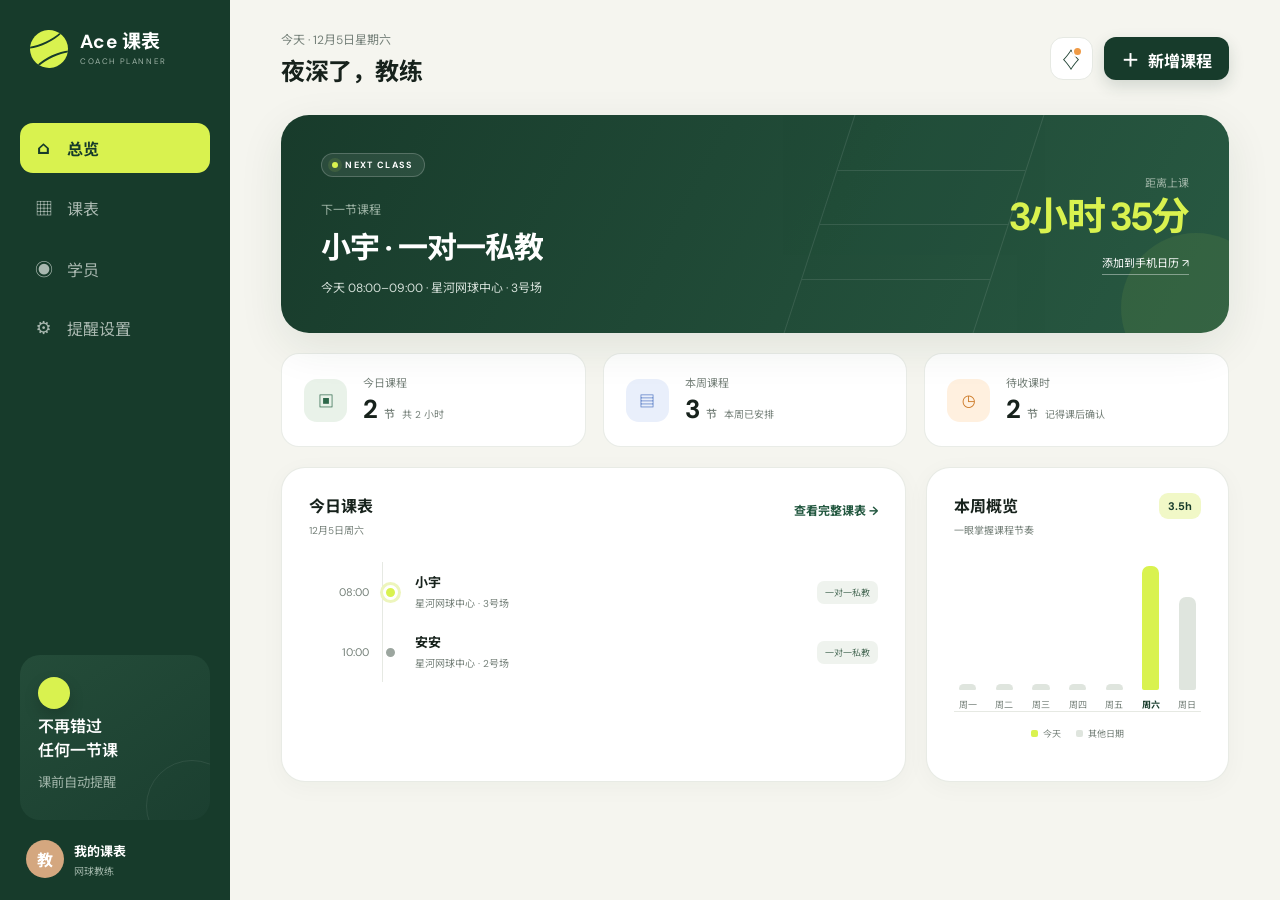
<file: index.html>
<!doctype html>
<html lang="zh-CN">
<head>
  <meta charset="utf-8">
  <meta name="viewport" content="width=device-width, initial-scale=1, viewport-fit=cover">
  <meta name="theme-color" content="#183b2b">
  <meta name="description" content="专为网球教练设计的排课、冲突检查与手机日历提醒工具。">
  <title>Ace 课表｜网球教练排课助手</title>
  <link rel="manifest" href="manifest.webmanifest">
  <link rel="icon" href="icon.svg" type="image/svg+xml">
  <link rel="preconnect" href="https://fonts.googleapis.com">
  <link rel="preconnect" href="https://fonts.gstatic.com" crossorigin>
  <link href="https://fonts.googleapis.com/css2?family=DM+Sans:wght@400;500;600;700&family=Noto+Sans+SC:wght@400;500;600;700&display=swap" rel="stylesheet">
  <link rel="stylesheet" href="styles.css">
</head>
<body>
  <div class="app-shell">
    <aside class="sidebar" aria-label="主导航">
      <a class="brand" href="#" data-view-link="dashboard" aria-label="Ace 课表首页">
        <span class="brand-mark" aria-hidden="true"></span>
        <span class="brand-copy"><strong>Ace 课表</strong><small>COACH PLANNER</small></span>
      </a>
      <nav class="side-nav">
        <button class="nav-item active" data-view-link="dashboard"><span class="nav-icon">⌂</span><span>总览</span></button>
        <button class="nav-item" data-view-link="schedule"><span class="nav-icon">▦</span><span>课表</span></button>
        <button class="nav-item" data-view-link="students"><span class="nav-icon">◉</span><span>学员</span></button>
        <button class="nav-item" data-view-link="settings"><span class="nav-icon">⚙</span><span>提醒设置</span></button>
      </nav>
      <div class="sidebar-tip">
        <span class="tip-ball" aria-hidden="true"></span>
        <p>不再错过<br>任何一节课</p>
        <small>课前自动提醒</small>
      </div>
      <button class="profile-button" id="profileButton" type="button">
        <span class="avatar">教</span>
        <span><strong id="coachNameSide">我的课表</strong><small>网球教练</small></span>
      </button>
    </aside>

    <main class="main-content">
      <header class="topbar">
        <div>
          <p class="eyebrow" id="todayLabel">今天</p>
          <h1 id="pageTitle">早上好，教练</h1>
        </div>
        <div class="topbar-actions">
          <button class="icon-button" id="notificationButton" type="button" aria-label="开启浏览器提醒" title="开启浏览器提醒">♢<span class="notify-dot"></span></button>
          <button class="primary-button" id="openAddCourse" type="button"><span>＋</span> 新增课程</button>
        </div>
      </header>

      <section class="view active" id="dashboardView" data-view="dashboard">
        <div class="next-class-card" id="nextClassCard">
          <div class="next-copy">
            <span class="live-pill"><i></i> NEXT CLASS</span>
            <p>下一节课程</p>
            <h2 id="nextStudent">今天没有课程</h2>
            <div class="next-meta" id="nextMeta">可以休息一下，或提前安排下一节课。</div>
          </div>
          <div class="countdown-wrap">
            <span>距离上课</span>
            <strong id="countdown">—</strong>
            <button class="calendar-link" id="nextCalendarButton" type="button" disabled>添加到手机日历 ↗</button>
          </div>
          <div class="court-lines" aria-hidden="true"><span></span><span></span><span></span></div>
          <div class="tennis-ball" aria-hidden="true"></div>
        </div>

        <div class="stats-grid">
          <article class="stat-card"><span class="stat-icon green">▣</span><div><small>今日课程</small><strong id="todayCount">0 <em>节</em></strong><p id="todayHours">共 0 小时</p></div></article>
          <article class="stat-card"><span class="stat-icon blue">▤</span><div><small>本周课程</small><strong id="weekCount">0 <em>节</em></strong><p id="weekTrend">待安排</p></div></article>
          <article class="stat-card"><span class="stat-icon orange">◷</span><div><small>待收课时</small><strong id="unpaidCount">0 <em>节</em></strong><p>记得课后确认</p></div></article>
        </div>

        <div class="dashboard-grid">
          <section class="panel timeline-panel">
            <div class="panel-header">
              <div><h3>今日课表</h3><p id="todayScheduleDate"></p></div>
              <button class="text-button" data-view-link="schedule">查看完整课表 →</button>
            </div>
            <div class="timeline" id="todayTimeline"></div>
          </section>
          <section class="panel week-panel">
            <div class="panel-header"><div><h3>本周概览</h3><p>一眼掌握课程节奏</p></div><span class="week-total" id="weekTotalHours">0h</span></div>
            <div class="week-bars" id="weekBars"></div>
            <div class="week-legend"><span><i class="legend-today"></i>今天</span><span><i></i>其他日期</span></div>
          </section>
        </div>
      </section>

      <section class="view" id="scheduleView" data-view="schedule">
        <div class="view-heading">
          <div><p class="section-kicker">SCHEDULE</p><h2>课程安排</h2><p>按日期查看、调整并同步你的课程。</p></div>
          <div class="heading-actions"><button class="secondary-button" id="exportAllButton">⇩ 导出全部到日历</button><button class="primary-button add-course-secondary">＋ 新增课程</button></div>
        </div>
        <div class="schedule-toolbar">
          <div class="segmented" role="tablist"><button class="active" data-schedule-filter="upcoming">即将开始</button><button data-schedule-filter="all">全部课程</button><button data-schedule-filter="past">已结束</button></div>
          <label class="search-box"><span>⌕</span><input id="courseSearch" type="search" placeholder="搜索学员、场地…"></label>
        </div>
        <div class="course-list" id="courseList"></div>
      </section>

      <section class="view" id="studentsView" data-view="students">
        <div class="view-heading">
          <div><p class="section-kicker">STUDENTS</p><h2>我的学员</h2><p>从课程记录自动整理，无需重复录入。</p></div>
          <button class="primary-button add-course-secondary">＋ 为学员排课</button>
        </div>
        <div class="student-grid" id="studentGrid"></div>
      </section>

      <section class="view" id="settingsView" data-view="settings">
        <div class="view-heading"><div><p class="section-kicker">REMINDERS</p><h2>提醒与偏好</h2><p>设置默认提醒，让手机替你记住每一节课。</p></div></div>
        <div class="settings-grid">
          <section class="panel settings-panel">
            <div class="setting-row"><div><span class="setting-icon">⏰</span><span><strong>默认提醒时间</strong><small>新课程会自动使用此设置</small></span></div><select id="defaultReminder"><option value="30">课前 30 分钟</option><option value="60">课前 1 小时</option><option value="120">课前 2 小时</option><option value="180">课前 3 小时</option><option value="1440">提前 1 天</option></select></div>
            <div class="setting-row"><div><span class="setting-icon">◉</span><span><strong>浏览器提醒</strong><small>页面打开时提供额外提醒</small></span></div><button class="secondary-button" id="enableNotifications">开启</button></div>
            <div class="setting-row"><div><span class="setting-icon">▣</span><span><strong>手机日历提醒</strong><small>导出的课程会带系统提醒</small></span></div><span class="status-badge success">已支持</span></div>
          </section>
          <section class="panel settings-panel">
            <div class="panel-header"><div><h3>教练资料</h3><p>用于课程标题和日历备注</p></div></div>
            <label class="field"><span>称呼</span><input id="coachName" type="text" placeholder="例如：王教练"></label>
            <label class="field"><span>联系电话</span><input id="coachPhone" type="tel" placeholder="选填"></label>
            <button class="primary-button" id="saveSettings">保存设置</button>
          </section>
          <section class="panel data-panel">
            <div><h3>数据管理</h3><p>课程只保存在当前设备浏览器。建议定期导出日历备份。</p></div>
            <button class="danger-button" id="clearDataButton">清空全部课程</button>
          </section>
        </div>
      </section>
    </main>

    <nav class="mobile-nav" aria-label="手机导航">
      <button class="active" data-view-link="dashboard"><span>⌂</span>总览</button>
      <button data-view-link="schedule"><span>▦</span>课表</button>
      <button class="mobile-add add-course-secondary" aria-label="新增课程">＋</button>
      <button data-view-link="students"><span>◉</span>学员</button>
      <button data-view-link="settings"><span>⚙</span>设置</button>
    </nav>
  </div>

  <dialog class="course-dialog" id="courseDialog">
    <form id="courseForm">
      <div class="dialog-header">
        <div><p class="section-kicker">NEW SESSION</p><h2 id="dialogTitle">新增课程</h2></div>
        <button class="close-button" aria-label="关闭" type="button" id="closeDialog">×</button>
      </div>
      <input type="hidden" id="courseId">
      <div class="form-grid">
        <label class="field full"><span>学员姓名 *</span><input id="studentName" required autocomplete="off" placeholder="例如：小宇"></label>
        <label class="field"><span>上课日期 *</span><input id="courseDate" type="date" required></label>
        <label class="field"><span>课程类型</span><select id="courseType"><option>一对一私教</option><option>双人课</option><option>小班课</option><option>体能训练</option><option>试课</option></select></label>
        <label class="field"><span>开始时间 *</span><input id="startTime" type="time" required></label>
        <label class="field"><span>结束时间 *</span><input id="endTime" type="time" required></label>
        <label class="field full"><span>上课场地 *</span><input id="location" required placeholder="例如：星河网球中心 · 3号场"></label>
        <label class="field"><span>提醒时间</span><select id="reminderMinutes"><option value="30">课前 30 分钟</option><option value="60">课前 1 小时</option><option value="120">课前 2 小时</option><option value="180">课前 3 小时</option><option value="1440">提前 1 天</option></select></label>
        <label class="field"><span>重复排课</span><select id="repeatWeeks"><option value="0">仅本次</option><option value="3">每周重复，共 4 次</option><option value="7">每周重复，共 8 次</option><option value="11">每周重复，共 12 次</option></select></label>
        <label class="check-field"><input id="isPaid" type="checkbox"><span>本节课已收课时</span></label>
        <label class="field full"><span>备注</span><textarea id="notes" rows="3" placeholder="训练重点、学员情况等（选填）"></textarea></label>
      </div>
      <div class="conflict-alert" id="conflictAlert" role="alert" hidden><strong>时间有冲突</strong><span id="conflictText"></span></div>
      <div class="dialog-actions"><button class="secondary-button" type="button" id="cancelDialog">取消</button><button class="primary-button" type="submit">保存课程</button></div>
    </form>
  </dialog>

  <div class="confirm-layer" id="confirmLayer" hidden>
    <div class="confirm-box" role="alertdialog" aria-modal="true" aria-labelledby="confirmTitle"><span class="confirm-icon">!</span><h3 id="confirmTitle">确认操作</h3><p id="confirmMessage"></p><div><button class="secondary-button" id="confirmCancel">取消</button><button class="danger-button" id="confirmOk">确认</button></div></div>
  </div>
  <div class="toast" id="toast" role="status" aria-live="polite"><span>✓</span><p></p></div>
  <script src="app.js"></script>
</body>
</html>
</file>
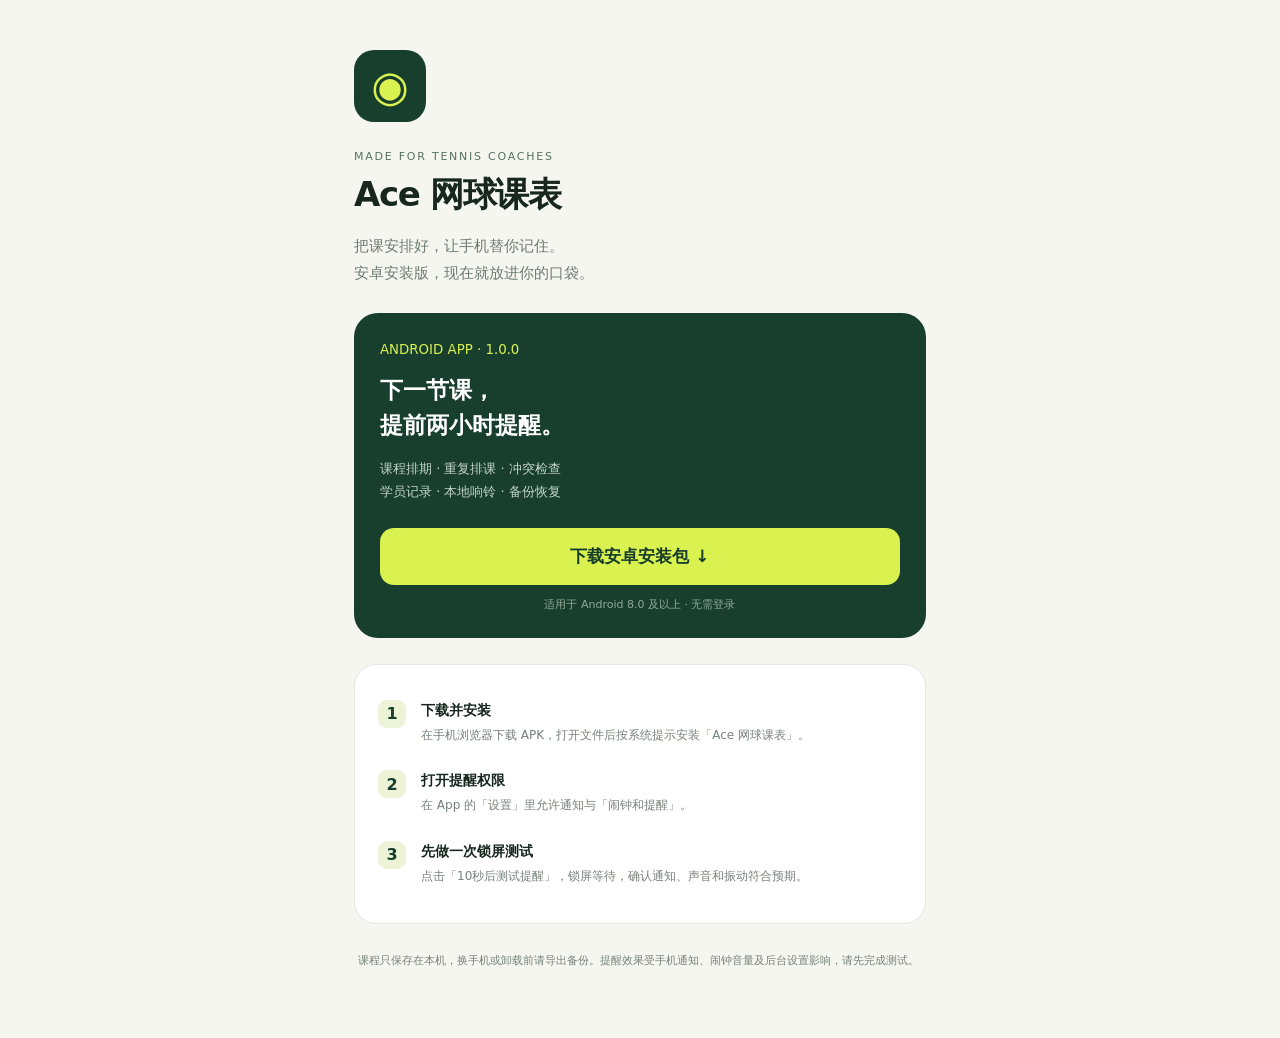
<file: download.html>
<!doctype html>
<html lang="zh-CN">
<head>
  <meta charset="utf-8">
  <meta name="viewport" content="width=device-width,initial-scale=1">
  <meta name="theme-color" content="#183f2d">
  <title>Ace 网球课表 · 安卓安装版</title>
  <style>
    *{box-sizing:border-box}body{margin:0;background:#f5f6f0;color:#17271d;font-family:system-ui,"Noto Sans SC",sans-serif}
    main{max-width:620px;margin:auto;padding:50px 24px 40px}.logo{width:72px;height:72px;border-radius:20px;display:grid;place-items:center;background:#183f2d;color:#d9f24f;font-size:43px}
    .tag{display:inline-block;margin-top:28px;font-size:11px;letter-spacing:.16em;color:#56745e}h1{font-size:34px;letter-spacing:-.04em;margin:8px 0 10px}
    .lead{color:#6d7b71;line-height:1.8;font-size:15px}.hero{margin:26px 0;border-radius:24px;padding:26px;background:#183f2d;color:white}
    .hero small{color:#d9f24f}.hero h2{font-size:23px;line-height:1.5;margin:15px 0}.hero p{color:#c2d3c8;font-size:13px;line-height:1.8}
    .download{display:block;background:#d9f24f;color:#173b2b;text-decoration:none;font-size:17px;font-weight:700;padding:17px;border-radius:14px;text-align:center;margin-top:24px}
    .meta{text-align:center;font-size:11px;color:#93aa9b;margin-top:12px}.steps{border:1px solid #e5e9df;background:white;border-radius:22px;padding:23px}
    .step{display:flex;gap:15px;padding:12px 0}.n{flex:0 0 28px;height:28px;display:grid;place-items:center;border-radius:9px;background:#edf3d7;color:#183f2d;font-weight:700}
    .step strong{font-size:14px}.step p{font-size:12px;color:#768279;line-height:1.8;margin:5px 0 0}.foot{font-size:11px;color:#768279;line-height:1.9;padding:16px 4px}
  </style>
</head>
<body>
<main>
  <div class="logo" aria-hidden="true">◉</div>
  <span class="tag">MADE FOR TENNIS COACHES</span>
  <h1>Ace 网球课表</h1>
  <p class="lead">把课安排好，让手机替你记住。<br>安卓安装版，现在就放进你的口袋。</p>
  <section class="hero">
    <small>ANDROID APP · 1.0.0</small>
    <h2>下一节课，<br>提前两小时提醒。</h2>
    <p>课程排期 · 重复排课 · 冲突检查<br>学员记录 · 本地响铃 · 备份恢复</p>
    <a class="download" href="downloads/Ace-Coach-1.0.0.apk?v=e38da1fe" download>下载安卓安装包 ↓</a>
    <div class="meta">适用于 Android 8.0 及以上 · 无需登录</div>
  </section>
  <section class="steps">
    <div class="step"><span class="n">1</span><div><strong>下载并安装</strong><p>在手机浏览器下载 APK，打开文件后按系统提示安装「Ace 网球课表」。</p></div></div>
    <div class="step"><span class="n">2</span><div><strong>打开提醒权限</strong><p>在 App 的「设置」里允许通知与「闹钟和提醒」。</p></div></div>
    <div class="step"><span class="n">3</span><div><strong>先做一次锁屏测试</strong><p>点击「10秒后测试提醒」，锁屏等待，确认通知、声音和振动符合预期。</p></div></div>
  </section>
  <p class="foot">课程只保存在本机，换手机或卸载前请导出备份。提醒效果受手机通知、闹钟音量及后台设置影响，请先完成测试。</p>
</main>
</body>
</html>
</file>
<file: styles.css>
:root {
  --ink:#17221c; --muted:#758079; --forest:#173b2b; --forest-2:#235840;
  --lime:#d9f24f; --lime-soft:#f1f8c7; --cream:#f5f5ef; --white:#fff;
  --line:#e6e9e3; --orange:#ef9a45; --red:#d45d53;
  --shadow:0 14px 45px rgba(25,53,38,.09); --radius:24px;
}
*{box-sizing:border-box} html{color-scheme:light}
body{margin:0;min-height:100vh;background:var(--cream);color:var(--ink);font-family:"DM Sans","Noto Sans SC",system-ui,sans-serif}
button,input,select,textarea{font:inherit} button{cursor:pointer}
button:focus-visible,input:focus-visible,select:focus-visible,textarea:focus-visible{outline:3px solid rgba(217,242,79,.75);outline-offset:2px}
.app-shell{min-height:100vh}
.sidebar{position:fixed;inset:0 auto 0 0;width:230px;background:var(--forest);color:#fff;padding:30px 20px 22px;display:flex;flex-direction:column;z-index:20}
.brand{display:flex;align-items:center;gap:12px;color:inherit;text-decoration:none;padding:0 10px}
.brand-mark{width:38px;height:38px;border-radius:50%;background:var(--lime);display:grid;place-items:center;transform:rotate(-25deg);overflow:hidden;position:relative}
.brand-mark:before,.brand-mark:after{content:"";position:absolute;width:46px;height:15px;border:2px solid var(--forest);border-radius:50%}
.brand-mark:before{transform:translateY(-16px)}.brand-mark:after{transform:translateY(16px)}
.brand-copy{display:flex;flex-direction:column;line-height:1.05}.brand-copy strong{font-size:19px;letter-spacing:.02em}.brand-copy small{margin-top:5px;color:#9eb3a7;font-size:8px;letter-spacing:.2em}
.side-nav{display:grid;gap:8px;margin-top:55px}.nav-item{border:0;background:transparent;color:#a9b8b0;border-radius:13px;padding:13px 14px;display:flex;align-items:center;gap:14px;text-align:left;transition:.2s}.nav-item:hover{background:rgba(255,255,255,.06);color:white}.nav-item.active{background:var(--lime);color:var(--forest);font-weight:700}.nav-icon{width:19px;text-align:center;font-size:18px}
.sidebar-tip{margin-top:auto;min-height:165px;border-radius:20px;background:linear-gradient(145deg,#244c39,#1b3f30);padding:22px 18px;position:relative;overflow:hidden}.sidebar-tip:after{content:"";position:absolute;width:90px;height:90px;border:1px solid rgba(255,255,255,.08);border-radius:50%;right:-28px;bottom:-32px}.sidebar-tip p{margin:38px 0 8px;font-weight:600;line-height:1.5}.sidebar-tip small{color:#9eb3a7}.tip-ball{position:absolute;width:32px;height:32px;border-radius:50%;background:var(--lime);box-shadow:0 7px 15px rgba(0,0,0,.17)}
.profile-button{border:0;background:transparent;color:white;display:flex;align-items:center;gap:10px;padding:20px 6px 0;text-align:left}.avatar{width:38px;height:38px;border-radius:50%;display:grid;place-items:center;background:#d4a77f;font-weight:700}.profile-button span:last-child{display:flex;flex-direction:column}.profile-button strong{font-size:13px}.profile-button small{font-size:10px;color:#9eb3a7;margin-top:3px}
.main-content{margin-left:230px;min-height:100vh;padding:30px clamp(24px,4vw,64px) 55px}.topbar{display:flex;align-items:center;justify-content:space-between;gap:20px;margin-bottom:28px}.eyebrow{color:var(--muted);margin:0 0 4px;font-size:12px}.topbar h1{font-size:24px;margin:0;letter-spacing:-.02em}.topbar-actions,.heading-actions{display:flex;gap:11px;align-items:center}
.icon-button{width:43px;height:43px;border:1px solid var(--line);border-radius:13px;background:white;font-size:22px;color:var(--forest);position:relative}.notify-dot{position:absolute;width:7px;height:7px;background:var(--orange);border-radius:50%;right:9px;top:8px;border:2px solid white;box-sizing:content-box}
.primary-button,.secondary-button,.danger-button{border:0;border-radius:12px;min-height:43px;padding:0 17px;font-weight:700;transition:.18s}.primary-button{color:white;background:var(--forest);box-shadow:0 6px 16px rgba(23,59,43,.16)}.primary-button:hover{background:var(--forest-2);transform:translateY(-1px)}.primary-button span{font-size:19px;margin-right:4px}.secondary-button{background:white;color:var(--forest);border:1px solid var(--line)}.secondary-button:hover{border-color:#bdc8bf;background:#fbfcf8}.danger-button{background:#fff0ee;color:#a83f37;border:1px solid #f4cfca}.text-button{border:0;background:transparent;color:var(--forest-2);font-weight:700;font-size:12px;padding:8px 0}
.view{display:none;animation:fade-in .25s ease}.view.active{display:block}@keyframes fade-in{from{opacity:0;transform:translateY(5px)}}
.next-class-card{min-height:218px;background:linear-gradient(117deg,#183b2b,#285942);color:white;border-radius:28px;box-shadow:var(--shadow);padding:34px 40px;display:flex;align-items:center;justify-content:space-between;gap:40px;position:relative;overflow:hidden}.next-copy{position:relative;z-index:2;min-width:0}.live-pill{display:inline-flex;align-items:center;gap:7px;border:1px solid rgba(255,255,255,.2);background:rgba(255,255,255,.08);border-radius:99px;padding:5px 10px;font-size:9px;font-weight:700;letter-spacing:.15em}.live-pill i{width:6px;height:6px;border-radius:50%;background:var(--lime);box-shadow:0 0 0 4px rgba(217,242,79,.1)}.next-copy p{color:#9db3a5;font-size:12px;margin:23px 0 5px}.next-copy h2{margin:0;font-size:30px;letter-spacing:-.03em;white-space:nowrap;overflow:hidden;text-overflow:ellipsis}.next-meta{color:#d6e1da;font-size:12px;margin-top:11px}
.countdown-wrap{position:relative;z-index:2;min-width:190px;text-align:right;display:flex;flex-direction:column;align-items:flex-end}.countdown-wrap>span{font-size:11px;color:#9db3a5}.countdown-wrap strong{font-size:39px;line-height:1;margin:7px 0 18px;color:var(--lime);letter-spacing:-.04em}.calendar-link{color:white;border:0;border-bottom:1px solid rgba(255,255,255,.4);padding:0 0 4px;background:transparent;font-size:11px}.calendar-link:disabled{opacity:.45;cursor:not-allowed}.court-lines{position:absolute;right:220px;top:0;bottom:0;width:190px;opacity:.1;transform:skewX(-18deg);border-left:1px solid white;border-right:1px solid white}.court-lines span{position:absolute;left:0;right:0;height:1px;background:white}.court-lines span:nth-child(1){top:25%}.court-lines span:nth-child(2){top:50%}.court-lines span:nth-child(3){top:75%}.tennis-ball{position:absolute;width:150px;height:150px;border-radius:50%;background:rgba(217,242,79,.075);right:-42px;bottom:-50px}
.stats-grid{display:grid;grid-template-columns:repeat(3,1fr);gap:17px;margin:20px 0}.stat-card{background:white;border-radius:18px;padding:20px 22px;display:flex;align-items:center;gap:16px;border:1px solid rgba(230,233,227,.85)}.stat-icon{width:43px;height:43px;display:grid;place-items:center;border-radius:13px;font-weight:700}.stat-icon.green{background:#e9f2e9;color:#2e684a}.stat-icon.blue{background:#e9effb;color:#5278c3}.stat-icon.orange{background:#fff0df;color:#cc7926}.stat-card>div{display:grid;grid-template-columns:auto auto;column-gap:7px;align-items:baseline}.stat-card small{color:var(--muted);grid-column:1/-1;font-size:11px}.stat-card strong{font-size:26px;margin-top:2px}.stat-card em{font-size:11px;font-style:normal;color:var(--muted);font-weight:500}.stat-card p{margin:0;color:var(--muted);font-size:10px;white-space:nowrap}
.dashboard-grid{display:grid;grid-template-columns:minmax(0,1.55fr) minmax(250px,.75fr);gap:20px}.panel{background:white;border-radius:var(--radius);border:1px solid rgba(230,233,227,.9);box-shadow:0 5px 25px rgba(29,49,37,.035)}.timeline-panel,.week-panel{padding:25px 27px;min-height:315px}.panel-header{display:flex;align-items:flex-start;justify-content:space-between;gap:15px}.panel-header h3{margin:0;font-size:16px}.panel-header p{color:var(--muted);margin:5px 0 0;font-size:10px}
.timeline{margin-top:25px;position:relative;display:grid}.timeline:before{content:"";position:absolute;left:73px;top:0;bottom:0;width:1px;background:var(--line)}.timeline-item{display:grid;grid-template-columns:60px 18px 1fr auto;gap:14px;align-items:center;min-height:60px;position:relative}.timeline-time{color:var(--muted);font-size:11px;text-align:right}.timeline-dot{width:9px;height:9px;border-radius:50%;background:#9ca69f;border:3px solid white;box-sizing:content-box;position:relative;z-index:2}.timeline-item.next .timeline-dot{background:var(--lime);box-shadow:0 0 0 3px #edf5bd}.timeline-main strong{display:block;font-size:13px}.timeline-main small{color:var(--muted);font-size:10px}.timeline-tag{border-radius:7px;padding:5px 8px;background:#eff3ee;color:#51715e;font-size:9px}.timeline-empty,.list-empty{text-align:center;color:var(--muted);padding:50px 18px}.timeline-empty strong,.list-empty strong{display:block;color:var(--ink);margin-bottom:6px}
.week-total{color:var(--forest);background:var(--lime-soft);border-radius:9px;padding:6px 9px;font-weight:700;font-size:11px}.week-bars{display:flex;justify-content:space-between;align-items:flex-end;height:175px;gap:10px;padding-top:25px;border-bottom:1px solid var(--line)}.bar-column{flex:1;height:100%;display:flex;flex-direction:column;justify-content:flex-end;align-items:center;gap:8px}.bar-track{height:calc(100% - 25px);width:100%;display:flex;align-items:flex-end;justify-content:center}.bar{width:min(25px,65%);min-height:5px;background:#dfe5de;border-radius:7px 7px 2px 2px;position:relative}.bar.today{background:var(--lime)}.bar span{display:none;position:absolute;top:-19px;left:50%;transform:translateX(-50%);font-size:9px;color:var(--muted)}.bar:hover span{display:block}.bar-column small{color:var(--muted);font-size:9px}.bar-column.today small{color:var(--forest);font-weight:700}.week-legend{display:flex;gap:15px;justify-content:center;padding-top:15px;color:var(--muted);font-size:9px}.week-legend span{display:flex;align-items:center;gap:5px}.week-legend i{width:7px;height:7px;border-radius:2px;background:#dfe5de}.week-legend .legend-today{background:var(--lime)}
.view-heading{display:flex;align-items:flex-end;justify-content:space-between;gap:20px;margin:8px 0 25px}.section-kicker{color:#70907c;font-size:9px;font-weight:700;letter-spacing:.18em;margin:0 0 7px}.view-heading h2{margin:0;font-size:30px;letter-spacing:-.035em}.view-heading>div>p:last-child{margin:7px 0 0;color:var(--muted);font-size:12px}.schedule-toolbar{display:flex;justify-content:space-between;align-items:center;gap:18px;margin-bottom:18px}.segmented{display:flex;padding:4px;background:#e9ece6;border-radius:12px}.segmented button{border:0;background:transparent;padding:8px 14px;color:var(--muted);border-radius:9px;font-size:11px}.segmented button.active{background:white;color:var(--forest);font-weight:700;box-shadow:0 3px 9px rgba(25,52,38,.08)}.search-box{width:min(260px,100%);background:white;border:1px solid var(--line);border-radius:12px;padding:0 13px;display:flex;align-items:center;gap:8px}.search-box span{color:var(--muted)}.search-box input{border:0;outline:0;background:transparent;min-height:40px;width:100%;font-size:11px}
.course-list{display:grid;gap:14px}.date-group{display:grid;gap:9px}.date-group-label{font-size:11px;font-weight:700;color:var(--muted);margin:10px 0 2px}.course-row{background:white;border:1px solid var(--line);border-radius:18px;padding:18px 20px;display:grid;grid-template-columns:105px minmax(150px,1.2fr) minmax(140px,1fr) auto;align-items:center;gap:20px;transition:.18s}.course-row:hover{transform:translateY(-1px);box-shadow:0 8px 24px rgba(28,53,39,.06)}.course-time strong{display:block;font-size:16px}.course-time small{color:var(--muted);font-size:10px}.course-student{display:flex;align-items:center;gap:12px;min-width:0}.student-initial{flex:0 0 auto;width:38px;height:38px;border-radius:12px;background:#edf4d9;color:#41633d;display:grid;place-items:center;font-weight:700}.course-student strong,.course-location strong{display:block;white-space:nowrap;overflow:hidden;text-overflow:ellipsis;font-size:13px}.course-student small,.course-location small{color:var(--muted);font-size:10px}.course-actions{display:flex;gap:7px;justify-content:flex-end}.mini-button{width:34px;height:34px;border-radius:9px;background:#f6f7f3;border:1px solid var(--line);color:var(--forest)}.mini-button:hover{background:#edf2e8}.status-badge{font-size:9px;font-weight:700;border-radius:99px;padding:5px 8px;white-space:nowrap}.status-badge.success{background:#e7f4eb;color:#36724c}.status-badge.warning{background:#fff0df;color:#b56e28}
.student-grid{display:grid;grid-template-columns:repeat(3,minmax(0,1fr));gap:17px}.student-card{background:white;border:1px solid var(--line);border-radius:20px;padding:22px}.student-card-top{display:flex;align-items:center;justify-content:space-between}.student-card .student-initial{width:48px;height:48px;border-radius:15px;font-size:17px}.student-card h3{margin:16px 0 3px}.student-card>p{margin:0;color:var(--muted);font-size:10px}.student-stats{display:grid;grid-template-columns:repeat(2,1fr);margin-top:20px;border-top:1px solid var(--line);padding-top:16px}.student-stats div+div{border-left:1px solid var(--line);padding-left:16px}.student-stats small{display:block;color:var(--muted);font-size:9px}.student-stats strong{font-size:18px}
.settings-grid{display:grid;grid-template-columns:1.15fr .85fr;gap:18px;align-items:start}.settings-panel{padding:24px}.settings-panel:nth-child(2){display:grid;gap:17px}.setting-row{display:flex;justify-content:space-between;gap:20px;align-items:center;padding:17px 0;border-bottom:1px solid var(--line)}.setting-row:last-child{border:0}.setting-row>div{display:flex;align-items:center;gap:12px}.setting-row span span{display:flex;flex-direction:column}.setting-row strong{font-size:12px}.setting-row small{color:var(--muted);font-size:9px;margin-top:3px}.setting-icon{width:36px;height:36px;background:#f0f4ed;border-radius:11px;display:grid;place-items:center}.setting-row select{border:1px solid var(--line);background:white;border-radius:9px;padding:8px;font-size:11px;color:var(--forest)}.data-panel{padding:22px;grid-column:1/-1;display:flex;justify-content:space-between;align-items:center;gap:20px}.data-panel h3{margin:0 0 5px}.data-panel p{margin:0;color:var(--muted);font-size:10px}
.mobile-nav{display:none}.course-dialog{width:min(620px,calc(100% - 28px));max-height:90vh;border:0;border-radius:24px;padding:0;box-shadow:0 30px 90px rgba(17,39,27,.3);color:var(--ink)}.course-dialog::backdrop{background:rgba(12,28,20,.58);backdrop-filter:blur(4px)}.course-dialog form{padding:27px;overflow:auto;max-height:90vh}.dialog-header{display:flex;justify-content:space-between;align-items:flex-start;margin-bottom:24px}.dialog-header h2{margin:0}.close-button{width:36px;height:36px;border:0;border-radius:10px;background:#f2f3ee;color:var(--muted);font-size:23px}.form-grid{display:grid;grid-template-columns:1fr 1fr;gap:15px}.field{display:flex;flex-direction:column;gap:7px}.field.full{grid-column:1/-1}.field>span{font-size:10px;font-weight:700;color:#4a5b51}.field input,.field select,.field textarea{width:100%;border:1px solid #dfe4dd;border-radius:11px;background:#fbfcf9;padding:11px 12px;color:var(--ink);outline:0}.field textarea{resize:vertical}.field input:focus,.field select:focus,.field textarea:focus{border-color:#71937e;background:white;box-shadow:0 0 0 3px rgba(113,147,126,.1)}.check-field{align-self:end;min-height:43px;display:flex;align-items:center;gap:9px;font-size:11px}.check-field input{accent-color:var(--forest);width:17px;height:17px}.dialog-actions{display:flex;justify-content:flex-end;gap:10px;margin-top:22px}.conflict-alert{margin-top:16px;border-radius:11px;background:#fff2e8;border:1px solid #f5d4bc;color:#9c5625;padding:12px 14px;font-size:10px}.conflict-alert strong{display:block;font-size:11px;margin-bottom:3px}
.confirm-layer{position:fixed;inset:0;background:rgba(12,28,20,.58);backdrop-filter:blur(3px);display:grid;place-items:center;z-index:100;padding:20px}.confirm-layer[hidden]{display:none}.confirm-box{width:min(390px,100%);background:white;border-radius:22px;padding:28px;text-align:center;box-shadow:0 30px 90px rgba(17,39,27,.25)}.confirm-icon{width:44px;height:44px;margin:auto;border-radius:50%;background:#fff0ee;color:var(--red);display:grid;place-items:center;font-weight:700}.confirm-box h3{margin:15px 0 7px}.confirm-box p{color:var(--muted);font-size:11px;line-height:1.7}.confirm-box>div{display:flex;justify-content:center;gap:9px;margin-top:19px}.toast{position:fixed;right:28px;bottom:28px;min-width:260px;max-width:360px;background:var(--forest);color:white;border-radius:14px;padding:13px 16px;display:flex;align-items:center;gap:10px;box-shadow:0 15px 40px rgba(16,41,28,.25);transform:translateY(90px);opacity:0;pointer-events:none;z-index:150;transition:.25s}.toast.show{transform:none;opacity:1}.toast>span{width:24px;height:24px;border-radius:50%;background:var(--lime);color:var(--forest);display:grid;place-items:center;font-weight:700}.toast p{margin:0;font-size:11px}
@media(max-width:1050px){.sidebar{width:190px}.main-content{margin-left:190px;padding-left:28px;padding-right:28px}.sidebar-tip{display:none}.profile-button{margin-top:auto}.dashboard-grid{grid-template-columns:1fr}.student-grid{grid-template-columns:repeat(2,1fr)}.course-row{grid-template-columns:95px 1fr 1fr auto;gap:12px}}
@media(max-width:760px){
 body{background:#f8f8f3;padding-bottom:78px}.sidebar{display:none}.main-content{margin-left:0;padding:20px 17px 30px}.topbar{margin-bottom:20px}.topbar h1{font-size:21px}.icon-button{display:none}.primary-button{padding:0 14px}.topbar-actions .primary-button{font-size:0;width:43px;padding:0}.topbar-actions .primary-button span{font-size:24px;margin:0}
 .next-class-card{min-height:260px;padding:27px 24px;align-items:flex-start;flex-direction:column;gap:25px}.next-copy h2{font-size:25px}.countdown-wrap{text-align:left;align-items:flex-start;min-width:0}.countdown-wrap strong{font-size:34px;margin:5px 0 12px}.court-lines{right:20px}.tennis-ball{width:120px;height:120px}
 .stats-grid{grid-template-columns:repeat(3,1fr);gap:7px}.stat-card{padding:13px 9px;display:block}.stat-icon{width:32px;height:32px;border-radius:9px;margin-bottom:11px}.stat-card>div{display:block}.stat-card strong{font-size:21px;display:block}.stat-card p{font-size:8px;margin-top:3px;overflow:hidden;text-overflow:ellipsis}.stat-card small{font-size:9px}
 .dashboard-grid{display:block}.panel{border-radius:19px}.timeline-panel,.week-panel{padding:21px 17px;margin-bottom:14px}.timeline:before{left:61px}.timeline-item{grid-template-columns:48px 15px 1fr;gap:11px}.timeline-tag{display:none}.view-heading{align-items:flex-start}.view-heading h2{font-size:25px}.view-heading .heading-actions .secondary-button{display:none}.schedule-toolbar{align-items:stretch;flex-direction:column}.segmented{overflow-x:auto}.segmented button{flex:1;white-space:nowrap}.search-box{width:100%}
 .course-row{grid-template-columns:72px 1fr auto;padding:15px 13px;gap:10px}.course-location{display:none}.course-actions{flex-direction:column}.mini-button{width:31px;height:31px}.course-time strong{font-size:14px}.student-grid{grid-template-columns:1fr}.settings-grid{grid-template-columns:1fr}.data-panel{grid-column:auto;align-items:flex-start;flex-direction:column}.setting-row{gap:10px}.setting-row select{max-width:130px}.form-grid{grid-template-columns:1fr}.field.full{grid-column:auto}.course-dialog form{padding:22px 18px}.toast{left:17px;right:17px;bottom:93px;min-width:0}
 .mobile-nav{display:grid;grid-template-columns:repeat(5,1fr);position:fixed;z-index:40;bottom:0;left:0;right:0;height:71px;padding:8px max(10px,env(safe-area-inset-right)) max(8px,env(safe-area-inset-bottom));background:rgba(255,255,255,.96);backdrop-filter:blur(16px);border-top:1px solid var(--line)}.mobile-nav button{border:0;background:transparent;color:#7d8981;display:flex;flex-direction:column;align-items:center;justify-content:center;gap:3px;font-size:9px}.mobile-nav button>span{font-size:18px}.mobile-nav button.active{color:var(--forest);font-weight:700}.mobile-nav .mobile-add{width:46px;height:46px;align-self:center;justify-self:center;border-radius:50%;background:var(--lime);color:var(--forest);font-size:28px;box-shadow:0 7px 20px rgba(67,83,35,.2);transform:translateY(-12px)}
}
@media(max-width:380px){.stats-grid{grid-template-columns:1fr}.stat-card{display:flex}.stat-icon{margin:0}.stat-card>div{display:grid}.topbar-actions{gap:6px}}
@media(prefers-reduced-motion:reduce){*,*:before,*:after{animation-duration:.01ms!important;transition-duration:.01ms!important}}
</file>
